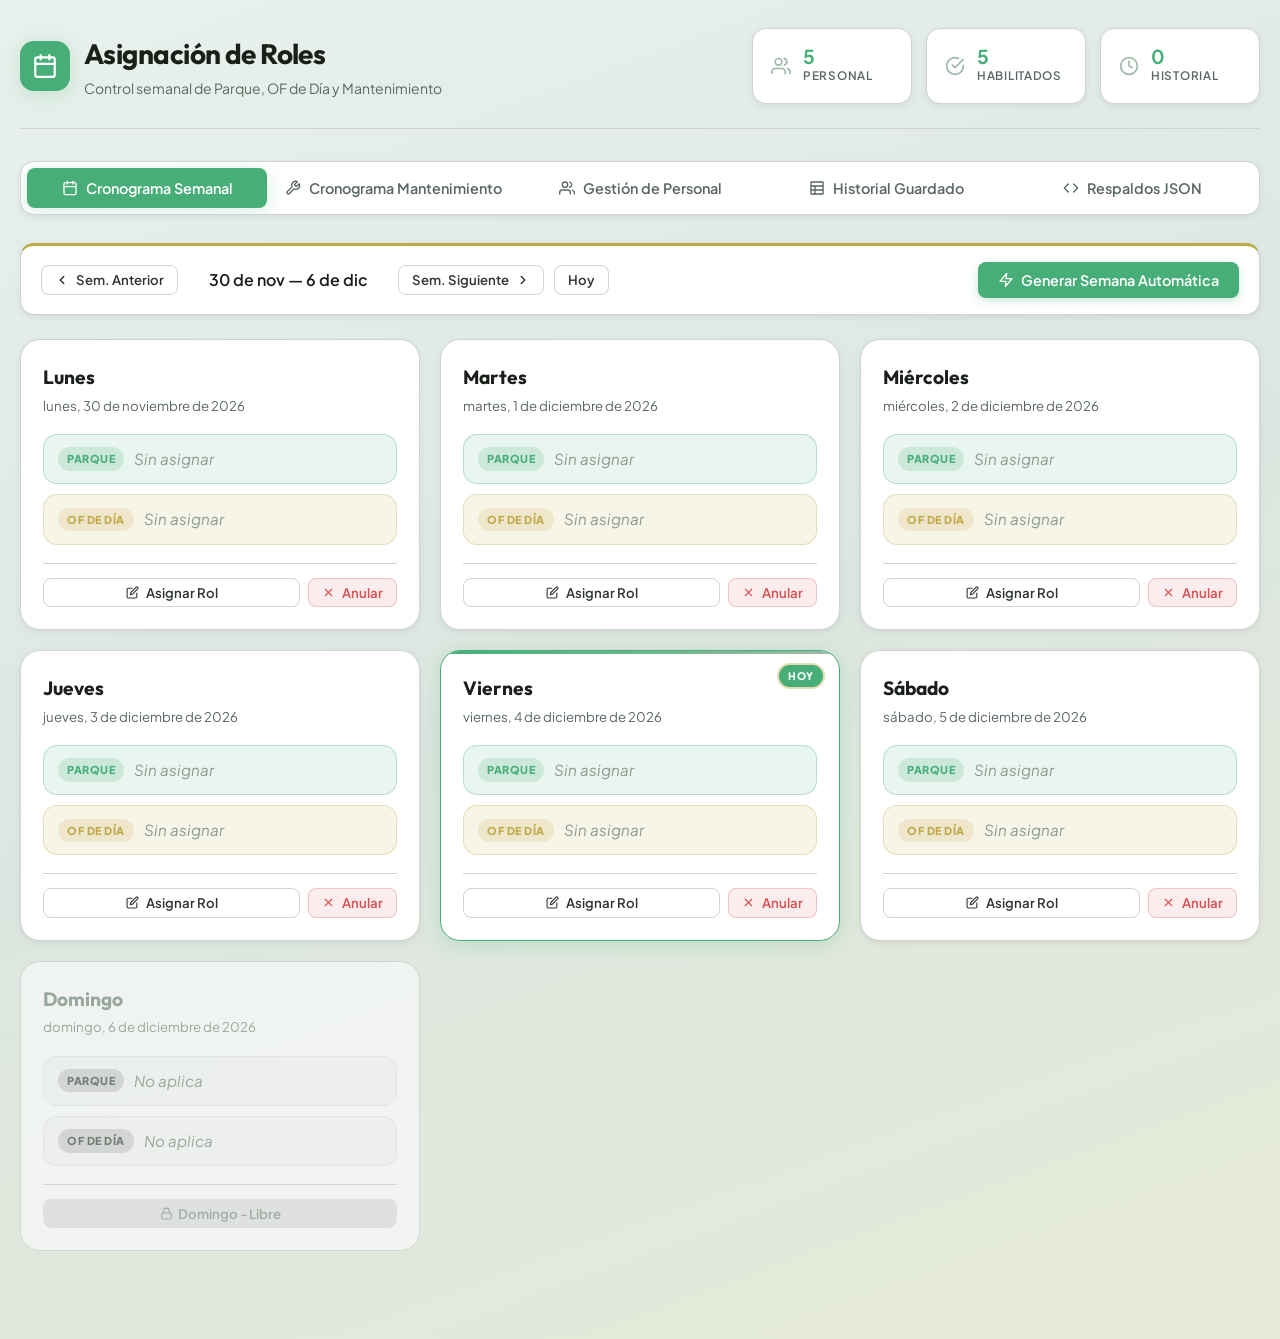
<file: index.html>
<!DOCTYPE html>
<html lang="es">

<head>
  <meta charset="UTF-8">
  <meta name="viewport" content="width=device-width, initial-scale=1.0">
  <title>Sistema de Asignación de Roles Diarios | Parque &amp; OF de Día</title>
  <meta name="description"
    content="Sistema interactivo para la asignación y gestión de roles diarios (Parque, OF y Mantenimiento) con restricciones de aptitud, historial y respaldos JSON.">
  <link rel="stylesheet" href="css/styles.css">
  <link rel="icon" type="image/x-icon" href="Captura de pantalla 2026-08-09 124919.png">
</head>

<body>

  <div class="app-container">

    <!-- Encabezado Principal -->
    <header class="header">
      <div class="brand">
        <div class="brand-icon">
          <svg width="26" height="26" viewBox="0 0 24 24" fill="none" stroke="white" stroke-width="2"
            stroke-linecap="round" stroke-linejoin="round">
            <rect x="3" y="4" width="18" height="18" rx="2" ry="2" />
            <line x1="16" y1="2" x2="16" y2="6" />
            <line x1="8" y1="2" x2="8" y2="6" />
            <line x1="3" y1="10" x2="21" y2="10" />
          </svg>
        </div>
        <div>
          <h1 class="brand-title">Asignación de Roles</h1>
          <p class="brand-subtitle">Control semanal de Parque, OF de Día y Mantenimiento</p>
        </div>
      </div>

      <div class="header-stats">
        <div class="stat-pill">
          <span class="stat-icon">
            <svg width="20" height="20" viewBox="0 0 24 24" fill="none" stroke="currentColor" stroke-width="2"
              stroke-linecap="round" stroke-linejoin="round">
              <path d="M17 21v-2a4 4 0 0 0-4-4H5a4 4 0 0 0-4 4v2" />
              <circle cx="9" cy="7" r="4" />
              <path d="M23 21v-2a4 4 0 0 0-3-3.87" />
              <path d="M16 3.13a4 4 0 0 1 0 7.75" />
            </svg>
          </span>
          <div>
            <div class="stat-value" id="stat-total-people">0</div>
            <div class="stat-label">Personal</div>
          </div>
        </div>

        <div class="stat-pill">
          <span class="stat-icon">
            <svg width="20" height="20" viewBox="0 0 24 24" fill="none" stroke="currentColor" stroke-width="2"
              stroke-linecap="round" stroke-linejoin="round">
              <path d="M22 11.08V12a10 10 0 1 1-5.93-9.14" />
              <polyline points="22 4 12 14.01 9 11.01" />
            </svg>
          </span>
          <div>
            <div class="stat-value" id="stat-eligible-people">0</div>
            <div class="stat-label">Habilitados</div>
          </div>
        </div>

        <div class="stat-pill">
          <span class="stat-icon">
            <svg width="20" height="20" viewBox="0 0 24 24" fill="none" stroke="currentColor" stroke-width="2"
              stroke-linecap="round" stroke-linejoin="round">
              <circle cx="12" cy="12" r="10" />
              <polyline points="12 6 12 12 16 14" />
            </svg>
          </span>
          <div>
            <div class="stat-value" id="stat-total-history">0</div>
            <div class="stat-label">Historial</div>
          </div>
        </div>
      </div>
    </header>

    <!-- Navegación por Pestañas -->
    <nav class="tabs-nav" role="tablist">
      <button class="tab-btn active" data-tab="tab-schedule">
        <svg class="tabsvg" width="16" height="16" viewBox="0 0 24 24" fill="none" stroke="currentColor"
          stroke-width="2" stroke-linecap="round" stroke-linejoin="round">
          <rect x="3" y="4" width="18" height="18" rx="2" />
          <line x1="16" y1="2" x2="16" y2="6" />
          <line x1="8" y1="2" x2="8" y2="6" />
          <line x1="3" y1="10" x2="21" y2="10" />
        </svg>
        <p class="svgtab">Cronograma Semanal</p>
      </button>

      <!-- Pestaña Mantenimiento -->
      <button class="tab-btn" data-tab="tab-maint-schedule">
        <svg width="16" height="16" viewBox="0 0 24 24" fill="none" stroke="currentColor" stroke-width="2"
          stroke-linecap="round" stroke-linejoin="round">
          <path
            d="M14.7 6.3a1 1 0 0 0 0 1.4l1.6 1.6a1 1 0 0 0 1.4 0l3.77-3.77a6 6 0 0 1-7.94 7.94l-6.91 6.91a2.12 2.12 0 0 1-3-3l6.91-6.91a6 6 0 0 1 7.94-7.94l-3.76 3.76z" />
        </svg>
        <p class="svgtab">Cronograma Mantenimiento</p>
      </button>

      <button class="tab-btn" data-tab="tab-personnel">
        <svg width="16" height="16" viewBox="0 0 24 24" fill="none" stroke="currentColor" stroke-width="2"
          stroke-linecap="round" stroke-linejoin="round">
          <path d="M17 21v-2a4 4 0 0 0-4-4H5a4 4 0 0 0-4 4v2" />
          <circle cx="9" cy="7" r="4" />
          <path d="M23 21v-2a4 4 0 0 0-3-3.87" />
          <path d="M16 3.13a4 4 0 0 1 0 7.75" />
        </svg>
        <p class="svgtab">Gestión de Personal</p>
      </button>

      <button class="tab-btn" data-tab="tab-history">
        <svg width="16" height="16" viewBox="0 0 24 24" fill="none" stroke="currentColor" stroke-width="2"
          stroke-linecap="round" stroke-linejoin="round">
          <path d="M3 3h18v18H3z" rx="2" />
          <line x1="3" y1="9" x2="21" y2="9" />
          <line x1="3" y1="15" x2="21" y2="15" />
          <line x1="9" y1="9" x2="9" y2="21" />
        </svg>
        <p class="svgtab">Historial Guardado</p>
      </button>

      <button class="tab-btn" data-tab="tab-json">
        <svg width="16" height="16" viewBox="0 0 24 24" fill="none" stroke="currentColor" stroke-width="2"
          stroke-linecap="round" stroke-linejoin="round">
          <polyline points="16 18 22 12 16 6" />
          <polyline points="8 6 2 12 8 18" />
        </svg>
        <p class="svgtab">Respaldos JSON</p>
      </button>
    </nav>

    <!-- VISTA 1: CRONOGRAMA SEMANAL GENERAL -->
    <section id="tab-schedule" class="tab-content active">
      <div class="control-bar">
        <div class="week-selector">
          <button id="btn-prev-week" class="btn btn-secondary btn-sm">
            <svg width="14" height="14" viewBox="0 0 24 24" fill="none" stroke="currentColor" stroke-width="2.5"
              stroke-linecap="round" stroke-linejoin="round">
              <polyline points="15 18 9 12 15 6" />
            </svg>
            <p class="textoResponsive">Sem. Anterior</p>
          </button>
          <span id="week-display-range" class="week-display">Semana Actual</span>
          <button id="btn-next-week" class="btn btn-secondary btn-sm">
            <p class="textoResponsive">Sem. Siguiente</p>
            <svg width="14" height="14" viewBox="0 0 24 24" fill="none" stroke="currentColor" stroke-width="2.5"
              stroke-linecap="round" stroke-linejoin="round">
              <polyline points="9 18 15 12 9 6" />
            </svg>
          </button>
          <button id="btn-current-week" class="btn btn-secondary btn-sm">Hoy</button>
        </div>

        <div style="display: flex; gap: 10px; flex-wrap: wrap;">
          <button id="btn-auto-generate" class="btn btn-primary">
            <svg width="16" height="16" viewBox="0 0 24 24" fill="none" stroke="currentColor" stroke-width="2"
              stroke-linecap="round" stroke-linejoin="round">
              <polygon points="13 2 3 14 12 14 11 22 21 10 12 10 13 2" />
            </svg>
            Generar Semana Automática
          </button>
        </div>
      </div>

      <div id="schedule-grid" class="schedule-grid"></div>
    </section>

    <!-- VISTA 1.5: CRONOGRAMA DE MANTENIMIENTO -->
    <section id="tab-maint-schedule" class="tab-content">
      <div class="control-bar">
        <div class="week-selector">
          <button id="btn-maint-prev-week" class="btn btn-secondary btn-sm">
            <svg width="14" height="14" viewBox="0 0 24 24" fill="none" stroke="currentColor" stroke-width="2.5"
              stroke-linecap="round" stroke-linejoin="round">
              <polyline points="15 18 9 12 15 6" />
            </svg>
            <p class="textoResponsive">Sem. Anterior</p>
          </button>
          <span id="maint-week-display-range" class="week-display">Semana Actual</span>
          <button id="btn-maint-next-week" class="btn btn-secondary btn-sm">
            <p class="textoResponsive">Sem. Siguiente</p>
            <svg width="14" height="14" viewBox="0 0 24 24" fill="none" stroke="currentColor" stroke-width="2.5"
              stroke-linecap="round" stroke-linejoin="round">
              <polyline points="9 18 15 12 9 6" />
            </svg>
          </button>
          <button id="btn-maint-current-week" class="btn btn-secondary btn-sm">Hoy</button>
        </div>

        <div style="display: flex; gap: 10px; flex-wrap: wrap;">
          <button id="btn-maint-auto-generate" class="btn btn-primary">
            <svg width="16" height="16" viewBox="0 0 24 24" fill="none" stroke="currentColor" stroke-width="2"
              stroke-linecap="round" stroke-linejoin="round">
              <polygon points="13 2 3 14 12 14 11 22 21 10 12 10 13 2" />
            </svg>
            Generar Mantenimiento Automático
          </button>
        </div>
      </div>

      <div id="maint-schedule-grid" class="schedule-grid"></div>
    </section>

    <!-- VISTA 2: GESTIÓN DE PERSONAL -->
    <section id="tab-personnel" class="tab-content">
      <div class="section-header">
        <h2 class="section-title">
          <svg width="20" height="20" viewBox="0 0 24 24" fill="none" stroke="currentColor" stroke-width="2"
            stroke-linecap="round" stroke-linejoin="round">
            <path d="M17 21v-2a4 4 0 0 0-4-4H5a4 4 0 0 0-4 4v2" />
            <circle cx="9" cy="7" r="4" />
            <path d="M23 21v-2a4 4 0 0 0-3-3.87" />
            <path d="M16 3.13a4 4 0 0 1 0 7.75" />
          </svg>
          Registro de Personal Involucrado
        </h2>
        <button id="btn-open-add-person" class="btn btn-primary">
          <svg width="16" height="16" viewBox="0 0 24 24" fill="none" stroke="currentColor" stroke-width="2.5"
            stroke-linecap="round" stroke-linejoin="round">
            <line x1="12" y1="5" x2="12" y2="19" />
            <line x1="5" y1="12" x2="19" y2="12" />
          </svg>
          Agregar Persona
        </button>
      </div>

      <div id="personnel-grid" class="personnel-grid"></div>
    </section>

    <!-- VISTA 3: HISTORIAL DE ROLES -->
    <section id="tab-history" class="tab-content">
      <div class="section-header">
        <h2 class="section-title">
          <svg width="20" height="20" viewBox="0 0 24 24" fill="none" stroke="currentColor" stroke-width="2"
            stroke-linecap="round" stroke-linejoin="round">
            <path d="M14 2H6a2 2 0 0 0-2 2v16a2 2 0 0 0 2 2h12a2 2 0 0 0 2-2V8z" />
            <polyline points="14 2 14 8 20 8" />
            <line x1="16" y1="13" x2="8" y2="13" />
            <line x1="16" y1="17" x2="8" y2="17" />
            <polyline points="10 9 9 9 8 9" />
          </svg>
          Historial Completo de Roles Cumplidos
        </h2>
        <div style="max-width: 300px; width: 100%; position: relative;">
          <svg style="position:absolute; left:12px; top:50%; transform:translateY(-50%); pointer-events:none;"
            width="16" height="16" viewBox="0 0 24 24" fill="none" stroke="#9BBAA8" stroke-width="2"
            stroke-linecap="round" stroke-linejoin="round">
            <circle cx="11" cy="11" r="8" />
            <line x1="21" y1="21" x2="16.65" y2="16.65" />
          </svg>
          <input type="text" id="history-search" class="form-control search-input"
            placeholder="Buscar por nombre o fecha...">
        </div>
      </div>

      <div class="table-responsive">
        <table class="custom-table">
          <thead>
            <tr>
              <th>Fecha / Día</th>
              <th>Rol: Parque</th>
              <th>Rol: OF de Día</th>
              <th>Fecha de Registro</th>
              <th style="text-align: right;">Acciones</th>
            </tr>
          </thead>
          <tbody id="history-table-body"></tbody>
        </table>
      </div>
    </section>

    <!-- VISTA 4: RESPALDOS JSON -->
    <section id="tab-json" class="tab-content">
      <div class="section-header">
        <h2 class="section-title">
          <svg width="20" height="20" viewBox="0 0 24 24" fill="none" stroke="currentColor" stroke-width="2"
            stroke-linecap="round" stroke-linejoin="round">
            <ellipse cx="12" cy="5" rx="9" ry="3" />
            <path d="M21 12c0 1.66-4 3-9 3s-9-1.34-9-3" />
            <path d="M3 5v14c0 1.66 4 3 9 3s9-1.34 9-3V5" />
          </svg>
          Gestión de Base de Datos y Archivos JSON
        </h2>
      </div>

      <div style="display: grid; grid-template-columns: repeat(auto-fit, minmax(320px, 1fr)); gap: 20px;">
        <div class="json-card">
          <div class="json-card-icon-wrap">
            <svg width="22" height="22" viewBox="0 0 24 24" fill="none" stroke="currentColor" stroke-width="2"
              stroke-linecap="round" stroke-linejoin="round">
              <path d="M21 15v4a2 2 0 0 1-2 2H5a2 2 0 0 1-2-2v-4" />
              <polyline points="7 10 12 15 17 10" />
              <line x1="12" y1="15" x2="12" y2="3" />
            </svg>
          </div>
          <h3 style="margin-bottom: 12px; font-size: 1.1rem;">Exportar Datos</h3>
          <p style="color: var(--text-muted); font-size: 0.875rem; margin-bottom: 20px;">
            Descarga una copia completa de las personas, roles asignados e historial en un archivo estructurado
            <code>.json</code>.
          </p>
          <button id="btn-export-json" class="btn btn-success">
            <svg width="16" height="16" viewBox="0 0 24 24" fill="none" stroke="currentColor" stroke-width="2"
              stroke-linecap="round" stroke-linejoin="round">
              <path d="M21 15v4a2 2 0 0 1-2 2H5a2 2 0 0 1-2-2v-4" />
              <polyline points="7 10 12 15 17 10" />
              <line x1="12" y1="15" x2="12" y2="3" />
            </svg>
            Descargar Backup (.json)
          </button>
        </div>

        <div class="json-card">
          <div class="json-card-icon-wrap">
            <svg width="22" height="22" viewBox="0 0 24 24" fill="none" stroke="currentColor" stroke-width="2"
              stroke-linecap="round" stroke-linejoin="round">
              <path d="M21 15v4a2 2 0 0 1-2 2H5a2 2 0 0 1-2-2v-4" />
              <polyline points="17 8 12 3 7 8" />
              <line x1="12" y1="3" x2="12" y2="15" />
            </svg>
          </div>
          <h3 style="margin-bottom: 12px; font-size: 1.1rem;">Importar Datos</h3>
          <p style="color: var(--text-muted); font-size: 0.875rem; margin-bottom: 16px;">
            Carga un archivo de respaldo JSON previo para restaurar o actualizar el sistema.
          </p>
          <input type="file" id="json-file-input" accept=".json" class="form-control" style="margin-bottom: 14px;">
          <button id="btn-import-json" class="btn btn-primary">
            <svg width="16" height="16" viewBox="0 0 24 24" fill="none" stroke="currentColor" stroke-width="2"
              stroke-linecap="round" stroke-linejoin="round">
              <polyline points="1 4 1 10 7 10" />
              <path d="M3.51 15a9 9 0 1 0 .49-3.25" />
            </svg>
            Importar Archivo
          </button>
        </div>
      </div>
    </section>

  </div>

  <!-- MODAL: ASIGNAR / EDITAR ROL DIARIO GENERAL -->
  <div id="assign-modal" class="modal-backdrop">
    <div class="modal">
      <div class="modal-header">
        <h3 class="modal-title" id="assign-modal-title">Asignar Roles Diarios</h3>
        <button class="modal-close" data-close-modal="assign-modal">&times;</button>
      </div>
      <div class="modal-body">
        <form id="assign-form">
          <input type="hidden" id="assign-date-input">
          <input type="hidden" id="assign-dayname-input">

          <div class="info-banner">
            <strong id="assign-date-display" style="color: var(--text-main);">Fecha</strong>
            <p style="font-size: 0.8rem; color: var(--text-muted); margin-top: 4px;">
              Recuerda: Cada rol requiere una persona diferente y habilitada o una opción nula.
            </p>
          </div>

          <div class="form-group">
            <label class="form-label" for="select-parque">
              <svg width="14" height="14" viewBox="0 0 24 24" fill="none" stroke="currentColor" stroke-width="2"
                stroke-linecap="round" stroke-linejoin="round" style="vertical-align:middle; margin-right:4px;">
                <path d="M3 9l9-7 9 7v11a2 2 0 0 1-2 2H5a2 2 0 0 1-2-2z" />
                <polyline points="9 22 9 12 15 12 15 22" />
              </svg>
              Rol: Parque
            </label>
            <select id="select-parque" class="form-select"></select>
          </div>

          <div class="form-group">
            <label class="form-label" for="select-of">
              <svg width="14" height="14" viewBox="0 0 24 24" fill="none" stroke="currentColor" stroke-width="2"
                stroke-linecap="round" stroke-linejoin="round" style="vertical-align:middle; margin-right:4px;">
                <rect x="2" y="7" width="20" height="14" rx="2" ry="2" />
                <path d="M16 21V5a2 2 0 0 0-2-2h-4a2 2 0 0 0-2 2v16" />
              </svg>
              Rol: OF de Día
            </label>
            <select id="select-of" class="form-select"></select>
          </div>

          <div class="modal-footer">

            <button type="submit" class="btn btn-success">
              <svg width="15" height="15" viewBox="0 0 24 24" fill="none" stroke="currentColor" stroke-width="2"
                stroke-linecap="round" stroke-linejoin="round">
                <path d="M19 21H5a2 2 0 0 1-2-2V5a2 2 0 0 1 2-2h11l5 5v11a2 2 0 0 1-2 2z" />
                <polyline points="17 21 17 13 7 13 7 21" />
                <polyline points="7 3 7 8 15 8" />
              </svg>
              Guardar Día
            </button>
            <button type="button" id="btn-save-to-history" class="btn btn-success">
              <svg width="15" height="15" viewBox="0 0 24 24" fill="none" stroke="currentColor" stroke-width="2"
                stroke-linecap="round" stroke-linejoin="round">
                <path d="M14 2H6a2 2 0 0 0-2 2v16a2 2 0 0 0 2 2h12a2 2 0 0 0 2-2V8z" />
                <polyline points="14 2 14 8 20 8" />
              </svg>
              Guardar Historial
            </button>
          </div>
        </form>
      </div>
    </div>
  </div>

  <!-- MODAL: ASIGNAR ROLES DE MANTENIMIENTO DIARIO -->
  <div id="maint-assign-modal" class="modal-backdrop">
    <div class="modal" style="max-width: 650px;">
      <div class="modal-header">
        <h3 class="modal-title" id="maint-assign-title">Asignación Manual / Fija de Mantenimiento</h3>
        <button class="modal-close" data-close-modal="maint-assign-modal">&times;</button>
      </div>
      <div class="modal-body">
        <form id="maint-assign-form">
          <input type="hidden" id="maint-assign-date-input">
          <input type="hidden" id="maint-assign-dayname-input">

          <div class="info-banner">
            <strong id="maint-assign-date-display" style="color: var(--text-main);">Fecha</strong>
            <p style="font-size: 0.8rem; color: var(--text-muted); margin-top: 4px;">
              Define personal fijo si lo requieres. Los puestos con personal fijado se bloquearán y el resto se
              completará de forma aleatoria con personal disponible.
            </p>
          </div>

          <div id="maint-roles-form-container"
            style="display: grid; grid-template-columns: repeat(auto-fit, minmax(240px, 1fr)); gap: 14px; max-height: 55vh; overflow-y: auto; padding-right: 6px;">
            <!-- Contenido generado dinámicamente desde app.js -->
          </div>

          <div class="modal-footer" style="margin-top: 20px;">
            <button type="button" class="btn btn-secondary" data-close-modal="maint-assign-modal">Cancelar</button>
            <button type="submit" class="btn btn-primary" id="maint-assign-submit-btn">
              <svg width="15" height="15" viewBox="0 0 24 24" fill="none" stroke="currentColor" stroke-width="2"
                stroke-linecap="round" stroke-linejoin="round">
                <path d="M19 21H5a2 2 0 0 1-2-2V5a2 2 0 0 1 2-2h11l5 5v11a2 2 0 0 1-2 2z" />
                <polyline points="17 21 17 13 7 13 7 21" />
                <polyline points="7 3 7 8 15 8" />
              </svg>
              Guardar Mantenimiento
            </button>
          </div>
        </form>
      </div>
    </div>
  </div>

  <!-- MODAL: AGREGAR / EDITAR PERSONA -->
  <div id="person-modal" class="modal-backdrop">
    <div class="modal">
      <div class="modal-header">
        <h3 class="modal-title" id="person-modal-title">Agregar Nueva Persona</h3>
        <button class="modal-close" data-close-modal="person-modal">&times;</button>
      </div>
      <div class="modal-body">
        <form id="person-form">
          <input type="hidden" id="person-id-input">

          <div class="form-group">
            <label class="form-label" for="person-name-input">Nombre y Apellido</label>
            <input type="text" id="person-name-input" class="form-control" placeholder="Ej. Juan Pérez" required>
          </div>

          <div class="form-group">
            <label class="form-label" for="person-cargo-input">Cargo / Rango / Descripción</label>
            <input type="text" id="person-cargo-input" class="form-control" placeholder="Ej. Técnico Operativo">
          </div>

          <div class="form-group">
            <label class="form-label">Condición / Aptitud de Rol</label>
            <div class="radio-group">
              <label class="radio-card">
                <input type="radio" name="person-can-assign" value="true" checked>
                <span class="radio-label eligible-label">
                  <svg width="14" height="14" viewBox="0 0 24 24" fill="none" stroke="currentColor" stroke-width="2.5"
                    stroke-linecap="round" stroke-linejoin="round">
                    <polyline points="20 6 9 17 4 12" />
                  </svg>
                  PUEDE asumir roles
                </span>
              </label>
              <label class="radio-card">
                <input type="radio" name="person-can-assign" value="false">
                <span class="radio-label restricted-label">
                  <svg width="14" height="14" viewBox="0 0 24 24" fill="none" stroke="currentColor" stroke-width="2.5"
                    stroke-linecap="round" stroke-linejoin="round">
                    <circle cx="12" cy="12" r="10" />
                    <line x1="4.93" y1="4.93" x2="19.07" y2="19.07" />
                  </svg>
                  NO puede asumir roles
                </span>
              </label>
            </div>
            <p style="font-size: 0.775rem; color: var(--text-muted); margin-top: 6px;">
              * Si se marca como "NO puede", el sistema lo excluye del cronograma regular (Parque y OF) pero sigue
              disponible para Mantenimiento.
            </p>
          </div>

          <div class="modal-footer">
            <button type="button" class="btn btn-secondary" data-close-modal="person-modal">Cancelar</button>
            <button type="submit" class="btn btn-primary">
              <svg width="15" height="15" viewBox="0 0 24 24" fill="none" stroke="currentColor" stroke-width="2"
                stroke-linecap="round" stroke-linejoin="round">
                <path d="M19 21H5a2 2 0 0 1-2-2V5a2 2 0 0 1 2-2h11l5 5v11a2 2 0 0 1-2 2z" />
                <polyline points="17 21 17 13 7 13 7 21" />
                <polyline points="7 3 7 8 15 8" />
              </svg>
              Guardar Persona
            </button>
          </div>
        </form>
      </div>
    </div>
  </div>

  <!-- MODAL: SELECCIÓN DE RANGO DE FECHAS PARA GENERACIÓN GENERAL -->
  <div id="daterange-modal" class="modal-backdrop">
    <div class="modal">
      <div class="modal-header">
        <h3 class="modal-title" style="display:flex; align-items:center; gap:8px;">
          <svg width="18" height="18" viewBox="0 0 24 24" fill="none" stroke="currentColor" stroke-width="2"
            stroke-linecap="round" stroke-linejoin="round">
            <polygon points="13 2 3 14 12 14 11 22 21 10 12 10 13 2" />
          </svg>
          Generar Cronograma Automático
        </h3>
        <button class="modal-close" data-close-modal="daterange-modal">&times;</button>
      </div>
      <div class="modal-body">
        <div class="info-banner" style="margin-bottom: 20px;">
          <p style="font-size: 0.875rem; color: var(--text-muted); line-height: 1.6;">
            Selecciona el período para el cual deseas generar las asignaciones automáticas de roles.
          </p>
        </div>

        <form id="daterange-form">
          <div class="grupRes" style="display: grid; grid-template-columns: 1fr; gap: 16px;">
            <div class="form-group" style="margin-bottom: 0;">
              <label class="form-label" for="daterange-start">Fecha de Inicio</label>
              <input type="date" id="daterange-start" class="form-control" required>
            </div>
            <div class="form-group" style="margin-bottom: 0;">
              <label class="form-label" for="daterange-end">Fecha de Fin</label>
              <input type="date" id="daterange-end" class="form-control" required>
            </div>
          </div>

          <div id="daterange-info"
            style="margin-top: 16px; padding: 12px; background: rgba(72,174,120,0.08); border: 1px solid rgba(72,174,120,0.25); border-radius: var(--radius-sm); display: none;">
            <span id="daterange-info-text" style="font-size: 0.85rem; color: var(--primary);"></span>
          </div>

          <div class="modal-footer" style="padding: 0; margin-top: 24px; border-top: none;">
            <button type="button" class="btn btn-secondary" data-close-modal="daterange-modal">Cancelar</button>
            <button type="submit" class="btn btn-primary">Generar Cronograma</button>
          </div>
        </form>
      </div>
    </div>
  </div>

  <!-- Toast Notification Container -->
  <div id="toast-container" class="toast-container"></div>

  <!-- Scripts JavaScript (Vanilla JS) -->
  <script src="js/store.js"></script>
  <script src="js/scheduler.js"></script>
  <script src="js/app.js"></script>
</body>

</html>
</file>
<file: css/styles.css>
/* ==========================================================================
   Sistema de Asignación de Roles Diarios - Design System & CSS
   Paleta: #48AE78 (verde principal) · #D1D2D1 (gris claro) · #9BBAA8 (verde gris)
           #BFA847 (dorado acento) · Blanco · Negro
   ========================================================================== */

@import url('https://fonts.googleapis.com/css2?family=Outfit:wght@300;400;500;600;700&family=Plus+Jakarta+Sans:wght@400;500;600;700&display=swap');

:root {
  /* ── Paleta principal ── */
  --green-main: #48AE78;
  --green-light: #9BBAA8;
  --gray-light: #D1D2D1;
  --gold-accent: #BFA847;

  /* ── Fondos ── */
  --bg-body: #f0f2f0;
  --bg-card: #ffffff;
  --bg-card-hover: #f8faf8;
  --bg-surface: rgba(72, 174, 120, 0.06);
  --bg-surface-2: rgba(155, 186, 168, 0.12);

  /* ── Primario / acción ── */
  --primary: #48AE78;
  --primary-dark: #389a66;
  --primary-light: rgba(72, 174, 120, 0.14);

  /* ── Acento dorado (detalles) ── */
  --accent: #BFA847;
  --accent-light: rgba(191, 168, 71, 0.15);
  --accent-dark: #a08d38;

  /* ── Roles ── */
  --parque-color: #48AE78;
  --parque-bg: rgba(72, 174, 120, 0.12);
  --parque-border: rgba(72, 174, 120, 0.30);

  --of-color: #BFA847;
  --of-bg: rgba(191, 168, 71, 0.12);
  --of-border: rgba(191, 168, 71, 0.30);

  /* ── Estado ── */
  --success: #48AE78;
  --success-bg: rgba(72, 174, 120, 0.10);
  --danger: #d94f4f;
  --danger-bg: rgba(217, 79, 79, 0.10);
  --danger-border: rgba(217, 79, 79, 0.28);

  /* ── Texto ── */
  --text-main: #1a1f1a;
  --text-body: #2e3530;
  --text-muted: #5a6860;
  --text-dim: #8a9a90;
  --text-on-green: #ffffff;
  --text-on-gold: #1a1a0d;

  /* ── Bordes ── */
  --border-light: #D1D2D1;
  --border-green: rgba(72, 174, 120, 0.30);
  --border-accent: rgba(191, 168, 71, 0.35);

  /* ── Sombras ── */
  --shadow-sm: 0 2px 6px rgba(0, 0, 0, 0.07);
  --shadow-md: 0 4px 14px rgba(0, 0, 0, 0.09);
  --shadow-lg: 0 8px 28px rgba(0, 0, 0, 0.12);
  --shadow-green: 0 4px 20px rgba(72, 174, 120, 0.22);
  --shadow-accent: 0 4px 16px rgba(191, 168, 71, 0.25);

  /* ── Radios ── */
  --radius-sm: 8px;
  --radius-md: 14px;
  --radius-lg: 20px;
  --radius-full: 9999px;

  /* ── Transición ── */
  --transition: all 0.22s cubic-bezier(0.4, 0, 0.2, 1);
}

/* ══════════════════════════════════════════════
   Reset & Base
   ══════════════════════════════════════════════ */
*,
*::before,
*::after {
  box-sizing: border-box;
  margin: 0;
  padding: 0;
}

body {
  font-family: 'Plus Jakarta Sans', -apple-system, BlinkMacSystemFont, sans-serif;
  background: var(--bg-body);
  background: linear-gradient(160deg, #e8f1ec 0%, #dce6e0 50%, #e6ead7 100%);
  color: var(--text-body);
  min-height: 100vh;
  line-height: 1.6;
  padding-bottom: 60px;
}

/* ══════════════════════════════════════════════
   Layout
   ══════════════════════════════════════════════ */
.app-container {
  max-width: 1280px;
  margin: 0 auto;
  padding: 28px 20px;
}

/* ══════════════════════════════════════════════
   Header
   ══════════════════════════════════════════════ */
.header {
  display: flex;
  justify-content: space-between;
  align-items: center;
  flex-wrap: wrap;
  gap: 20px;
  margin-bottom: 32px;
  padding-bottom: 24px;
  border-bottom: 1px solid var(--border-light);
}

.brand {
  display: flex;
  align-items: center;
  gap: 14px;
}

.brand-icon {
  width: 50px;
  height: 50px;
  border-radius: var(--radius-md);
  background: var(--green-main);
  display: flex;
  align-items: center;
  justify-content: center;
  box-shadow: var(--shadow-green);
  flex-shrink: 0;
}

.brand-title {
  font-family: 'Outfit', sans-serif;
  font-size: 1.75rem;
  font-weight: 700;
  color: var(--text-main);
  letter-spacing: -0.02em;
}

.brand-subtitle {
  font-size: 0.875rem;
  color: var(--text-muted);
  font-weight: 400;
}

/* ── Header Stats ── */
.header-stats {
  display: flex;
  gap: 14px;
}

.stat-pill {
  background: var(--bg-card);
  border: 1px solid var(--border-light);
  height: 76px;
  min-width: 160px;
  padding: 12px 18px;
  border-radius: var(--radius-md);
  display: flex;
  align-items: center;
  gap: 12px;
  box-shadow: var(--shadow-sm);
  transition: var(--transition);
}

.stat-pill:hover {
  border-color: var(--border-green);
  box-shadow: var(--shadow-md);
  transform: translateY(-2px);
}

.stat-icon {
  color: var(--green-light);
  flex-shrink: 0;
  display: flex;
}

.stat-value {
  font-weight: 700;
  font-size: 1.2rem;
  color: var(--green-main);
  line-height: 1.1;
}

.stat-label {
  font-size: 0.73rem;
  color: var(--text-muted);
  text-transform: uppercase;
  letter-spacing: 0.06em;
  font-weight: 600;
}

/* ══════════════════════════════════════════════
   Navigation Tabs
   ══════════════════════════════════════════════ */
.tabs-nav {
  display: flex;
  gap: 6px;
  margin-bottom: 28px;
  background: var(--bg-card);
  padding: 6px;
  border-radius: var(--radius-md);
  border: 1px solid var(--border-light);
  box-shadow: var(--shadow-sm);
  overflow-x: auto;
}

.tab-btn {
  flex: 1;
  min-width: 150px;
  display: flex;
  align-items: center;
  justify-content: center;
  gap: 8px;
  padding: 11px 16px;
  border: none;
  background: transparent;
  color: var(--text-muted);
  font-family: inherit;
  font-weight: 600;
  font-size: 0.9rem;
  border-radius: var(--radius-sm);
  cursor: pointer;
  transition: var(--transition);
  white-space: nowrap;
}

.tab-btn svg {
  transition: var(--transition);
  flex-shrink: 0;
}

.tab-btn:hover {
  color: var(--text-main);
  background: var(--bg-surface-2);
}

.tab-btn.active {
  background: var(--green-main);
  color: var(--text-on-green);
  box-shadow: var(--shadow-green);
}

.tab-btn.active svg {
  stroke: white;
}

/* ══════════════════════════════════════════════
   Tab Content
   ══════════════════════════════════════════════ */
.tab-content {
  display: none;
  animation: fadeIn 0.28s ease-in-out;
}

.tab-content.active {
  display: block;
}

@keyframes fadeIn {
  from {
    opacity: 0;
    transform: translateY(10px);
  }

  to {
    opacity: 1;
    transform: translateY(0);
  }
}

/* ══════════════════════════════════════════════
   Section Header
   ══════════════════════════════════════════════ */
.section-header {
  display: flex;
  justify-content: space-between;
  align-items: center;
  margin-bottom: 24px;
  flex-wrap: wrap;
  gap: 16px;
}

.section-title {
  font-family: 'Outfit', sans-serif;
  font-size: 1.35rem;
  font-weight: 600;
  color: var(--text-main);
  display: flex;
  align-items: center;
  gap: 10px;
}

.section-title svg {
  stroke: var(--green-main);
}

/* ══════════════════════════════════════════════
   Buttons
   ══════════════════════════════════════════════ */
.btn {
  display: inline-flex;
  align-items: center;
  justify-content: center;
  gap: 7px;
  padding: 10px 20px;
  border-radius: var(--radius-sm);
  font-family: inherit;
  font-weight: 600;
  font-size: 0.9rem;
  cursor: pointer;
  transition: var(--transition);
  border: none;
  text-decoration: none;
  line-height: 1;
}

.btn-primary {
  background: var(--green-main);
  color: var(--text-on-green);
  box-shadow: 0 3px 10px rgba(72, 174, 120, 0.28);

}

.btn-primary:hover {
  background: var(--primary-dark);
  transform: translateY(-2px);
  box-shadow: var(--shadow-green);
}

.btn-secondary {
  background: var(--bg-card);
  border: 1px solid var(--border-light);
  color: var(--text-body);

}

.btn-secondary:hover {
  background: var(--bg-surface-2);
  border-color: var(--border-green);
  color: var(--text-main);
}

.btn-success {
  background: var(--green-main);
  color: var(--text-on-green);
  box-shadow: 0 3px 10px rgba(72, 174, 120, 0.25);
  height: 50px;
  width: 170px;
}

.btn-success:hover {
  background: var(--primary-dark);
  transform: translateY(-2px);
}

.btn-danger {
  background: var(--danger-bg);
  border: 1px solid var(--danger-border);
  color: var(--danger);
}

.btn-danger:hover {
  background: var(--danger);
  border-color: var(--danger);
  color: white;
}

.btn-sm {
  padding: 7px 13px;
  font-size: 0.825rem;
}

/* ══════════════════════════════════════════════
   Control Bar
   ══════════════════════════════════════════════ */
.control-bar {
  background: var(--bg-card);
  border: 1px solid var(--border-light);
  padding: 16px 20px;
  border-radius: var(--radius-md);
  margin-bottom: 24px;
  display: flex;
  justify-content: space-between;
  align-items: center;
  flex-wrap: wrap;
  gap: 16px;
  box-shadow: var(--shadow-sm);
}

.week-selector {
  display: flex;
  align-items: center;
  gap: 10px;
}

.week-display {
  font-weight: 600;
  font-size: 1rem;
  color: var(--text-main);
  padding: 0 10px;
  min-width: 200px;
  text-align: center;
}

/* ══════════════════════════════════════════════
   Schedule Grid – Day Cards
   ══════════════════════════════════════════════ */
.schedule-grid {
  display: grid;
  grid-template-columns: repeat(auto-fit, minmax(310px, 1fr));
  gap: 20px;
}

.day-card {
  background: var(--bg-card);
  border: 1px solid var(--border-light);
  border-radius: var(--radius-lg);
  padding: 22px;
  transition: var(--transition);
  position: relative;
  overflow: hidden;
  box-shadow: var(--shadow-sm);
}

.day-card::after {
  content: '';
  position: absolute;
  top: 0;
  left: 0;
  right: 0;
  height: 3px;
  background: linear-gradient(90deg, var(--green-main), var(--green-light));
  opacity: 0;
  transition: var(--transition);
}

.day-card:hover {
  border-color: var(--border-green);
  transform: translateY(-3px);
  box-shadow: var(--shadow-md);
}

.day-card:hover::after {
  opacity: 1;
}

.day-card.today {
  border-color: var(--green-main);
  box-shadow: var(--shadow-green);
}

.day-card.today::after {
  opacity: 1;
}

/* Día bloqueado / no laborable */
.day-card.locked {
  background: #f5f7f5;
  border-color: var(--gray-light);
  box-shadow: none;
  opacity: 0.82;
}

.day-card.locked::after {
  background: linear-gradient(90deg, var(--gray-light), var(--text-dim));
}

.day-card.locked:hover {
  transform: none;
  border-color: var(--gray-light);
  box-shadow: none;
}

.day-card.locked .day-name {
  color: var(--text-dim);
}

.day-card.locked .day-date {
  color: var(--text-dim);
}

.day-card.locked .role-box {
  background: rgba(209, 210, 209, 0.15);
  border-color: rgba(209, 210, 209, 0.4);
  color: var(--text-dim);
}

.day-card.locked .role-badge {
  background: var(--gray-light);
  color: var(--text-muted);
  border-color: rgba(209, 210, 209, 0.5);
}

.day-card.locked .assigned-person {
  color: var(--text-dim);
  font-style: italic;
}

.day-card.today::before {
  content: 'HOY';
  position: absolute;
  top: 14px;
  right: 16px;
  background: var(--green-main);
  color: white;
  font-size: 0.65rem;
  font-weight: 800;
  padding: 3px 9px;
  border-radius: var(--radius-full);
  letter-spacing: 0.06em;
}

.day-card-header {
  margin-bottom: 18px;
}

.day-name {
  font-family: 'Outfit', sans-serif;
  font-size: 1.2rem;
  font-weight: 700;
  color: var(--text-main);
  text-transform: capitalize;
}

.day-date {
  font-size: 0.83rem;
  color: var(--text-muted);
  margin-top: 2px;
}

/* ── Roles inside card ── */
.roles-list {
  display: flex;
  flex-direction: column;
  gap: 10px;
  margin-bottom: 18px;
}

.role-box {
  border-radius: var(--radius-md);
  padding: 12px 14px;
  display: flex;
  align-items: center;
  justify-content: space-between;
  transition: var(--transition);
}

.role-box.parque {
  background: var(--parque-bg);
  border: 1px solid var(--parque-border);
}

.role-box.of {
  background: var(--of-bg);
  border: 1px solid var(--of-border);
}

.role-info {
  display: flex;
  align-items: center;
  gap: 10px;
}

.role-badge {
  font-size: 0.68rem;
  font-weight: 800;
  padding: 3px 9px;
  border-radius: var(--radius-full);
  text-transform: uppercase;
  letter-spacing: 0.05em;
  white-space: nowrap;
}

.role-badge.parque {
  background: rgba(72, 174, 120, 0.18);
  color: var(--parque-color);
}

.role-badge.of {
  background: rgba(191, 168, 71, 0.18);
  color: var(--of-color);
}

.assigned-person {
  font-weight: 600;
  font-size: 0.95rem;
  color: var(--text-main);
}

.assigned-person.unassigned {
  color: var(--text-dim);
  font-style: italic;
  font-weight: 400;
}

.day-card-actions {
  display: flex;
  gap: 10px;
  padding-top: 14px;
  border-top: 1px solid var(--border-light);
}

/* ══════════════════════════════════════════════
   Personnel View
   ══════════════════════════════════════════════ */
.personnel-grid {
  display: grid;
  grid-template-columns: repeat(auto-fill, minmax(278px, 1fr));
  gap: 18px;
}

.person-card {
  background: var(--bg-card);
  border: 1px solid var(--border-light);
  border-radius: var(--radius-md);
  padding: 20px;
  display: flex;
  flex-direction: column;
  gap: 14px;
  transition: var(--transition);
  box-shadow: var(--shadow-sm);
}

.person-card:hover {
  border-color: var(--border-green);
  box-shadow: var(--shadow-md);
  transform: translateY(-2px);
}

.person-card-header {
  display: flex;
  justify-content: space-between;
  align-items: flex-start;
}

.person-avatar {
  width: 44px;
  height: 44px;
  border-radius: var(--radius-full);
  background: var(--green-main);
  border: 2px solid rgba(72, 174, 120, 0.25);
  display: flex;
  align-items: center;
  justify-content: center;
  font-weight: 700;
  font-size: 1.05rem;
  color: white;
  flex-shrink: 0;
}

.person-name {
  font-family: 'Outfit', sans-serif;
  font-weight: 600;
  font-size: 1.05rem;
  color: var(--text-main);
}

.person-rank {
  font-size: 0.8rem;
  color: var(--text-muted);
  margin-top: 2px;
}

.status-badge {
  display: inline-flex;
  align-items: center;
  gap: 5px;
  font-size: 0.72rem;
  font-weight: 700;
  padding: 4px 10px;
  border-radius: var(--radius-full);
}

.status-badge.eligible {
  background: var(--success-bg);
  color: var(--success);
  border: 1px solid rgba(72, 174, 120, 0.28);
}

.status-badge.restricted {
  background: var(--danger-bg);
  color: var(--danger);
  border: 1px solid var(--danger-border);
}

.person-stats {
  display: grid;
  grid-template-columns: 1fr 1fr;
  gap: 8px;
  background: var(--bg-surface);
  padding: 10px;
  border-radius: var(--radius-sm);
  border: 1px solid var(--border-light);
  text-align: center;
}

.p-stat-val {
  font-weight: 700;
  font-size: 0.95rem;
  color: var(--text-main);
}

.p-stat-lbl {
  font-size: 0.68rem;
  color: var(--text-muted);
  text-transform: uppercase;
  letter-spacing: 0.04em;
}

.person-actions {
  display: flex;
  justify-content: flex-end;
  gap: 8px;
}

/* ══════════════════════════════════════════════
   History Table
   ══════════════════════════════════════════════ */
.table-responsive {
  width: 100%;
  overflow-x: auto;
  background: var(--bg-card);
  border: 1px solid var(--border-light);
  border-radius: var(--radius-lg);
  box-shadow: var(--shadow-sm);
}

.custom-table {
  width: 100%;
  border-collapse: collapse;
  text-align: left;
}

.custom-table th {
  background: var(--bg-surface);
  padding: 15px 20px;
  font-family: 'Outfit', sans-serif;
  font-size: 0.78rem;
  font-weight: 700;
  color: var(--text-muted);
  text-transform: uppercase;
  letter-spacing: 0.06em;
  border-bottom: 1px solid var(--border-light);
}

.custom-table td {
  padding: 15px 20px;
  border-bottom: 1px solid var(--border-light);
  font-size: 0.91rem;
  color: var(--text-body);
}

.custom-table tbody tr:last-child td {
  border-bottom: none;
}

.custom-table tbody tr:hover {
  background: var(--bg-surface);
}

/* ── Search Input ── */
.search-input {
  padding-left: 38px !important;
}

/* ══════════════════════════════════════════════
   Modals
   ══════════════════════════════════════════════ */
.modal-backdrop {
  position: fixed;
  top: 0;
  left: 0;
  width: 100vw;
  height: 100vh;
  background: rgba(20, 28, 20, 0.55);
  backdrop-filter: blur(6px);
  display: flex;
  align-items: center;
  justify-content: center;
  z-index: 1000;
  opacity: 0;
  pointer-events: none;
  transition: opacity 0.22s ease;
  padding: 20px;
}

.modal-backdrop.active {
  opacity: 1;
  pointer-events: all;
}

.modal {
  background: var(--bg-card);
  border: 1px solid var(--border-light);
  border-radius: var(--radius-lg);
  width: 100%;
  height: 90%;
  max-width: 520px;
  box-shadow: var(--shadow-lg);
  transform: scale(0.95) translateY(10px);
  transition: transform 0.25s cubic-bezier(0.4, 0, 0.2, 1);
  overflow: hidden;
}

.modal-backdrop.active .modal {
  transform: scale(1) translateY(0);
}

.modal-header {
  padding: 20px 24px;
  border-bottom: 1px solid var(--border-light);
  display: flex;
  justify-content: space-between;
  align-items: center;
  background: var(--bg-surface);
}

.modal-title {
  font-family: 'Outfit', sans-serif;
  font-size: 1.2rem;
  font-weight: 700;
  color: var(--text-main);
}

.modal-close {
  background: transparent;
  border: none;
  color: var(--text-muted);
  font-size: 1.5rem;
  cursor: pointer;
  transition: var(--transition);
  line-height: 1;
  width: 32px;
  height: 32px;
  display: flex;
  align-items: center;
  justify-content: center;
  border-radius: var(--radius-sm);
}

.modal-close:hover {
  color: var(--text-main);
  background: var(--bg-surface-2);
}

.modal-body {
  padding: 24px;
}

/* ── Info Banner (dentro de modal) ── */
.info-banner {
  margin-bottom: 16px;
  background: var(--primary-light);
  padding: 12px 14px;
  border-radius: var(--radius-sm);
  border-left: 4px solid var(--green-main);
}

/* ==========================================================================
   Estilos Específicos para Modal de Mantenimiento Fijo
   ========================================================================== */

#fixed-person-modal {
  display: flex;
  align-items: center;
  justify-content: center;
  position: fixed;
  top: 0;
  left: 0;
  width: 100vw;
  height: 100vh;
  background: rgba(0, 0, 0, 0.65);
  backdrop-filter: blur(4px);
  z-index: 9999;
  opacity: 0;
  pointer-events: none;
  transition: opacity 0.25s ease;
}

#fixed-person-modal.active {
  opacity: 1;
  pointer-events: auto;
}

.modal-fixed-content {
  max-width: 500px;
  width: 90%;
  background: white;
  border: 1px solid var(--border-light);
  padding: 24px;
  border-radius: var(--radius-lg, 12px);
  box-shadow: 0 20px 40px rgba(0, 0, 0, 0.3);
  transform: translateY(-10px);
  transition: transform 0.25s ease;
}

#fixed-person-modal.active .modal-fixed-content {
  transform: translateY(0);
}

.modal-fixed-header {
  display: flex;
  justify-content: space-between;
  align-items: center;
  margin-bottom: 16px;
  padding-bottom: 12px;
  border-bottom: 1px solid var(--border-light);
}

.modal-fixed-header h3 {
  margin: 0;
  font-size: 1.15rem;
  font-weight: 700;
  color: var(--text-main);
}

.modal-fixed-close {
  background: transparent;
  border: none;
  color: var(--text-muted);
  font-size: 1.5rem;
  line-height: 1;
  cursor: pointer;
  padding: 4px;
  border-radius: 4px;
  transition: color 0.2s ease, background 0.2s ease;
}

.modal-fixed-close:hover {
  color: var(--danger);
  background: var(--bg-surface-2);
}

.modal-fixed-body {
  display: flex;
  flex-direction: column;
  gap: 16px;
}

.modal-fixed-desc {
  font-size: 0.88rem;
  color: var(--text-muted);
  margin: 0;
  line-height: 1.4;
}

.modal-fixed-footer {
  display: flex;
  flex-wrap: wrap;
  justify-content: flex-end;
  gap: 10px;
  margin-top: 24px;
  padding-top: 16px;
  border-top: 1px solid var(--border-light);
}

/* ══════════════════════════════════════════════
   Forms
   ══════════════════════════════════════════════ */
.form-group {
  margin-bottom: 18px;
}

.form-label {
  display: flex;
  align-items: center;
  font-size: 0.85rem;
  font-weight: 600;
  color: var(--text-body);
  margin-bottom: 7px;
  gap: 5px;
}

.form-label svg {
  stroke: var(--green-main);
}

.form-control,
.form-select {
  width: 100%;
  padding: 11px 15px;
  background: #fafafa;
  border: 1px solid var(--border-light);
  border-radius: var(--radius-sm);
  color: var(--text-main);
  font-family: inherit;
  font-size: 0.95rem;
  transition: var(--transition);
}

.form-control:focus,
.form-select:focus {
  outline: none;
  border-color: var(--green-main);
  background: #fff;
  box-shadow: 0 0 0 3px rgba(72, 174, 120, 0.15);
}

.form-control::placeholder {
  color: var(--text-dim);
}

/* ── Radio Cards ── */
.radio-group {
  display: flex;
  gap: 12px;
}

.radio-card {
  flex: 1;
  border: 1px solid var(--border-light);
  border-radius: var(--radius-sm);
  padding: 11px 13px;
  display: flex;
  align-items: center;
  gap: 8px;
  cursor: pointer;
  transition: var(--transition);
  background: #fafafa;
}

.radio-card:hover {
  border-color: var(--border-green);
  background: var(--bg-surface);
}

.radio-card input[type="radio"] {
  accent-color: var(--green-main);
  width: 16px;
  height: 16px;
  cursor: pointer;
}

.radio-label {
  display: flex;
  align-items: center;
  gap: 6px;
  font-size: 0.875rem;
  font-weight: 600;
}

.eligible-label {
  color: var(--success);
}

.restricted-label {
  color: var(--danger);
}

/* ── Modal Footer ── */
.modal-footer {
  padding: 16px 24px;
  border-top: 1px solid var(--border-light);
  display: flex;
  justify-content: flex-end;
  gap: 10px;
  background: #fafafa;
}

/* ══════════════════════════════════════════════
   Toast Notifications
   ══════════════════════════════════════════════ */
.toast-container {
  position: fixed;
  bottom: 24px;
  right: 24px;
  z-index: 1100;
  display: flex;
  flex-direction: column;
  gap: 10px;
}

.toast {
  background: var(--bg-card);
  border: 1px solid var(--border-light);
  border-left: 4px solid var(--green-main);
  color: var(--text-body);
  padding: 13px 18px;
  border-radius: var(--radius-sm);
  box-shadow: var(--shadow-lg);
  display: flex;
  align-items: center;
  gap: 10px;
  font-size: 0.9rem;
  animation: slideInRight 0.3s forwards;
  min-width: 260px;
  max-width: 360px;
}

.toast.success {
  border-left-color: var(--success);
}

.toast.danger {
  border-left-color: var(--danger);
}

.toast.warning {
  border-left-color: var(--accent);
}

@keyframes slideInRight {
  from {
    opacity: 0;
    transform: translateX(50px);
  }

  to {
    opacity: 1;
    transform: translateX(0);
  }
}

/* ══════════════════════════════════════════════
   JSON Backup Cards
   ══════════════════════════════════════════════ */
.json-card {
  background: var(--bg-card);
  border: 1px solid var(--border-light);
  border-radius: var(--radius-lg);
  padding: 26px;
  box-shadow: var(--shadow-sm);
  transition: var(--transition);
}

.json-card:hover {
  box-shadow: var(--shadow-md);
}

.json-card-icon-wrap {
  width: 44px;
  height: 44px;
  border-radius: var(--radius-sm);
  background: var(--bg-surface);
  border: 1px solid var(--border-green);
  display: flex;
  align-items: center;
  justify-content: center;
  margin-bottom: 14px;
  color: var(--green-main);
}

.code-preview {
  background: #1a1f1a;
  border: 1px solid #2e3530;
  border-radius: var(--radius-md);
  padding: 16px;
  font-family: 'Courier New', Courier, monospace;
  font-size: 0.82rem;
  color: #9BBAA8;
  max-height: 260px;
  overflow-y: auto;
  white-space: pre-wrap;
  line-height: 1.55;
}

.code-preview::-webkit-scrollbar {
  width: 6px;
}

.code-preview::-webkit-scrollbar-track {
  background: transparent;
}

.code-preview::-webkit-scrollbar-thumb {
  background: #3a4a3a;
  border-radius: 3px;
}

/* ══════════════════════════════════════════════
   Date Input
   ══════════════════════════════════════════════ */
input[type="date"] {
  color-scheme: light;
  cursor: pointer;
}

input[type="date"]::-webkit-calendar-picker-indicator {
  cursor: pointer;
  opacity: 0.6;
}

/* ══════════════════════════════════════════════
   Gold Accent Details
   ══════════════════════════════════════════════ */

/* Línea decorativa dorada en la barra de control */
.control-bar {
  border-top: 3px solid var(--accent);
}

/* Badge de "HOY" con borde dorado sutil */
.day-card.today::before {
  background: var(--green-main);
  box-shadow: 0 0 0 2px rgba(191, 168, 71, 0.4);
}

/* Acento dorado en stat-value al hacer hover sobre pill */
.stat-pill:hover .stat-value {
  color: var(--accent);
}

/* Línea acento en table header */
.custom-table th:first-child {
  border-left: 3px solid var(--accent);
}

/* ══════════════════════════════════════════════
   Responsive
   ══════════════════════════════════════════════ */
@media (max-width: 768px) {
  .header {
    flex-direction: column;
    align-items: flex-start;
  }

  .btn-primary {
    margin: auto;
  }

  .header-stats {
    width: 100%;

  }

  .stat-pill {
    min-width: 140px;
  }

  .tabs-nav {
    flex-wrap: nowrap;
  }

  .tab-btn {
    min-width: 50px;
    font-size: 0.82rem;
  }

  .svgtab {
    display: none;
  }


  .control-bar {
    flex-direction: column;
    align-items: stretch;
  }

  .week-selector {

    justify-content: center;
  }

  .week-display {
    min-width: unset;
    width: 100%;
    text-align: center;
  }

  .schedule-grid {
    grid-template-columns: 1fr;
  }

  .radio-group {
    flex-direction: column;
  }
}

@media (max-width: 510px) {
  .header-stats {
    flex-direction: column;
  }

  .textoResponsive {
    display: none;
  }
}
</file>
<file: orden/css/styles.css>
/* ==========================================================================
   Sistema de Asignación de Roles Diarios - Design System & CSS
   Paleta: #48AE78 (verde principal) · #D1D2D1 (gris claro) · #9BBAA8 (verde gris)
           #BFA847 (dorado acento) · Blanco · Negro
   ========================================================================== */

@import url('https://fonts.googleapis.com/css2?family=Outfit:wght@300;400;500;600;700&family=Plus+Jakarta+Sans:wght@400;500;600;700&display=swap');

:root {
  /* ── Paleta principal ── */
  --green-main: #48AE78;
  --green-light: #9BBAA8;
  --gray-light: #D1D2D1;
  --gold-accent: #BFA847;

  /* ── Fondos ── */
  --bg-body: #f0f2f0;
  --bg-card: #ffffff;
  --bg-card-hover: #f8faf8;
  --bg-surface: rgba(72, 174, 120, 0.06);
  --bg-surface-2: rgba(155, 186, 168, 0.12);

  /* ── Primario / acción ── */
  --primary: #48AE78;
  --primary-dark: #389a66;
  --primary-light: rgba(72, 174, 120, 0.14);

  /* ── Acento dorado (detalles) ── */
  --accent: #BFA847;
  --accent-light: rgba(191, 168, 71, 0.15);
  --accent-dark: #a08d38;

  /* ── Roles ── */
  --parque-color: #48AE78;
  --parque-bg: rgba(72, 174, 120, 0.12);
  --parque-border: rgba(72, 174, 120, 0.30);

  --of-color: #BFA847;
  --of-bg: rgba(191, 168, 71, 0.12);
  --of-border: rgba(191, 168, 71, 0.30);

  /* ── Estado ── */
  --success: #48AE78;
  --success-bg: rgba(72, 174, 120, 0.10);
  --danger: #d94f4f;
  --danger-bg: rgba(217, 79, 79, 0.10);
  --danger-border: rgba(217, 79, 79, 0.28);

  /* ── Texto ── */
  --text-main: #1a1f1a;
  --text-body: #2e3530;
  --text-muted: #5a6860;
  --text-dim: #8a9a90;
  --text-on-green: #ffffff;
  --text-on-gold: #1a1a0d;

  /* ── Bordes ── */
  --border-light: #D1D2D1;
  --border-green: rgba(72, 174, 120, 0.30);
  --border-accent: rgba(191, 168, 71, 0.35);

  /* ── Sombras ── */
  --shadow-sm: 0 2px 6px rgba(0, 0, 0, 0.07);
  --shadow-md: 0 4px 14px rgba(0, 0, 0, 0.09);
  --shadow-lg: 0 8px 28px rgba(0, 0, 0, 0.12);
  --shadow-green: 0 4px 20px rgba(72, 174, 120, 0.22);
  --shadow-accent: 0 4px 16px rgba(191, 168, 71, 0.25);

  /* ── Radios ── */
  --radius-sm: 8px;
  --radius-md: 14px;
  --radius-lg: 20px;
  --radius-full: 9999px;

  /* ── Transición ── */
  --transition: all 0.22s cubic-bezier(0.4, 0, 0.2, 1);
}

/* ══════════════════════════════════════════════
   Reset & Base
   ══════════════════════════════════════════════ */
*,
*::before,
*::after {
  box-sizing: border-box;
  margin: 0;
  padding: 0;
}

body {
  font-family: 'Plus Jakarta Sans', -apple-system, BlinkMacSystemFont, sans-serif;
  background: var(--bg-body);
  background: linear-gradient(160deg, #e8f1ec 0%, #dce6e0 50%, #e6ead7 100%);
  color: var(--text-body);
  min-height: 100vh;
  line-height: 1.6;
  padding-bottom: 60px;
}

/* ══════════════════════════════════════════════
   Layout
   ══════════════════════════════════════════════ */
.app-container {
  max-width: 1280px;
  margin: 0 auto;
  padding: 28px 20px;
}

/* ══════════════════════════════════════════════
   Header
   ══════════════════════════════════════════════ */
.header {
  display: flex;
  justify-content: space-between;
  align-items: center;
  flex-wrap: wrap;
  gap: 20px;
  margin-bottom: 32px;
  padding-bottom: 24px;
  border-bottom: 1px solid var(--border-light);
}

.brand {
  display: flex;
  align-items: center;
  gap: 14px;
}

.brand-icon {
  width: 50px;
  height: 50px;
  border-radius: var(--radius-md);
  background: var(--green-main);
  display: flex;
  align-items: center;
  justify-content: center;
  box-shadow: var(--shadow-green);
  flex-shrink: 0;
}

.brand-title {
  font-family: 'Outfit', sans-serif;
  font-size: 1.75rem;
  font-weight: 700;
  color: var(--text-main);
  letter-spacing: -0.02em;
}

.brand-subtitle {
  font-size: 0.875rem;
  color: var(--text-muted);
  font-weight: 400;
}

/* ── Header Stats ── */
.header-stats {
  display: flex;
  gap: 14px;
}

.stat-pill {
  background: var(--bg-card);
  border: 1px solid var(--border-light);
  height: 76px;
  min-width: 160px;
  padding: 12px 18px;
  border-radius: var(--radius-md);
  display: flex;
  align-items: center;
  gap: 12px;
  box-shadow: var(--shadow-sm);
  transition: var(--transition);
}

.stat-pill:hover {
  border-color: var(--border-green);
  box-shadow: var(--shadow-md);
  transform: translateY(-2px);
}

.stat-icon {
  color: var(--green-light);
  flex-shrink: 0;
  display: flex;
}

.stat-value {
  font-weight: 700;
  font-size: 1.2rem;
  color: var(--green-main);
  line-height: 1.1;
}

.stat-label {
  font-size: 0.73rem;
  color: var(--text-muted);
  text-transform: uppercase;
  letter-spacing: 0.06em;
  font-weight: 600;
}

/* ══════════════════════════════════════════════
   Navigation Tabs
   ══════════════════════════════════════════════ */
.tabs-nav {
  display: flex;
  gap: 6px;
  margin-bottom: 28px;
  background: var(--bg-card);
  padding: 6px;
  border-radius: var(--radius-md);
  border: 1px solid var(--border-light);
  box-shadow: var(--shadow-sm);
  overflow-x: auto;
}

.tab-btn {
  flex: 1;
  min-width: 150px;
  display: flex;
  align-items: center;
  justify-content: center;
  gap: 8px;
  padding: 11px 16px;
  border: none;
  background: transparent;
  color: var(--text-muted);
  font-family: inherit;
  font-weight: 600;
  font-size: 0.9rem;
  border-radius: var(--radius-sm);
  cursor: pointer;
  transition: var(--transition);
  white-space: nowrap;
}

.tab-btn svg {
  transition: var(--transition);
  flex-shrink: 0;
}

.tab-btn:hover {
  color: var(--text-main);
  background: var(--bg-surface-2);
}

.tab-btn.active {
  background: var(--green-main);
  color: var(--text-on-green);
  box-shadow: var(--shadow-green);
}

.tab-btn.active svg {
  stroke: white;
}

/* ══════════════════════════════════════════════
   Tab Content
   ══════════════════════════════════════════════ */
.tab-content {
  display: none;
  animation: fadeIn 0.28s ease-in-out;
}

.tab-content.active {
  display: block;
}

@keyframes fadeIn {
  from {
    opacity: 0;
    transform: translateY(10px);
  }

  to {
    opacity: 1;
    transform: translateY(0);
  }
}

/* ══════════════════════════════════════════════
   Section Header
   ══════════════════════════════════════════════ */
.section-header {
  display: flex;
  justify-content: space-between;
  align-items: center;
  margin-bottom: 24px;
  flex-wrap: wrap;
  gap: 16px;
}

.section-title {
  font-family: 'Outfit', sans-serif;
  font-size: 1.35rem;
  font-weight: 600;
  color: var(--text-main);
  display: flex;
  align-items: center;
  gap: 10px;
}

.section-title svg {
  stroke: var(--green-main);
}

/* ══════════════════════════════════════════════
   Buttons
   ══════════════════════════════════════════════ */
.btn {
  display: inline-flex;
  align-items: center;
  justify-content: center;
  gap: 7px;
  padding: 10px 20px;
  border-radius: var(--radius-sm);
  font-family: inherit;
  font-weight: 600;
  font-size: 0.9rem;
  cursor: pointer;
  transition: var(--transition);
  border: none;
  text-decoration: none;
  line-height: 1;
}

.btn-primary {
  background: var(--green-main);
  color: var(--text-on-green);
  box-shadow: 0 3px 10px rgba(72, 174, 120, 0.28);
}

.btn-primary:hover {
  background: var(--primary-dark);
  transform: translateY(-2px);
  box-shadow: var(--shadow-green);
}

.btn-secondary {
  background: var(--bg-card);
  border: 1px solid var(--border-light);
  color: var(--text-body);
}

.btn-secondary:hover {
  background: var(--bg-surface-2);
  border-color: var(--border-green);
  color: var(--text-main);
}

.btn-success {
  background: var(--green-main);
  color: var(--text-on-green);
  box-shadow: 0 3px 10px rgba(72, 174, 120, 0.25);
}

.btn-success:hover {
  background: var(--primary-dark);
  transform: translateY(-2px);
}

.btn-danger {
  background: var(--danger-bg);
  border: 1px solid var(--danger-border);
  color: var(--danger);
}

.btn-danger:hover {
  background: var(--danger);
  border-color: var(--danger);
  color: white;
}

.btn-sm {
  padding: 7px 13px;
  font-size: 0.825rem;
}

/* ══════════════════════════════════════════════
   Control Bar
   ══════════════════════════════════════════════ */
.control-bar {
  background: var(--bg-card);
  border: 1px solid var(--border-light);
  padding: 16px 20px;
  border-radius: var(--radius-md);
  margin-bottom: 24px;
  display: flex;
  justify-content: space-between;
  align-items: center;
  flex-wrap: wrap;
  gap: 16px;
  box-shadow: var(--shadow-sm);
}

.week-selector {
  display: flex;
  align-items: center;
  gap: 10px;
}

.week-display {
  font-weight: 600;
  font-size: 1rem;
  color: var(--text-main);
  padding: 0 10px;
  min-width: 200px;
  text-align: center;
}

/* ══════════════════════════════════════════════
   Schedule Grid – Day Cards
   ══════════════════════════════════════════════ */
.schedule-grid {
  display: grid;
  grid-template-columns: repeat(auto-fit, minmax(310px, 1fr));
  gap: 20px;
}

.day-card {
  background: var(--bg-card);
  border: 1px solid var(--border-light);
  border-radius: var(--radius-lg);
  padding: 22px;
  transition: var(--transition);
  position: relative;
  overflow: hidden;
  box-shadow: var(--shadow-sm);
}

.day-card::after {
  content: '';
  position: absolute;
  top: 0;
  left: 0;
  right: 0;
  height: 3px;
  background: linear-gradient(90deg, var(--green-main), var(--green-light));
  opacity: 0;
  transition: var(--transition);
}

.day-card:hover {
  border-color: var(--border-green);
  transform: translateY(-3px);
  box-shadow: var(--shadow-md);
}

.day-card:hover::after {
  opacity: 1;
}

.day-card.today {
  border-color: var(--green-main);
  box-shadow: var(--shadow-green);
}

.day-card.today::after {
  opacity: 1;
}

/* Día bloqueado / no laborable */
.day-card.locked {
  background: #f5f7f5;
  border-color: var(--gray-light);
  box-shadow: none;
  opacity: 0.82;
}

.day-card.locked::after {
  background: linear-gradient(90deg, var(--gray-light), var(--text-dim));
}

.day-card.locked:hover {
  transform: none;
  border-color: var(--gray-light);
  box-shadow: none;
}

.day-card.locked .day-name {
  color: var(--text-dim);
}

.day-card.locked .day-date {
  color: var(--text-dim);
}

.day-card.locked .role-box {
  background: rgba(209, 210, 209, 0.15);
  border-color: rgba(209, 210, 209, 0.4);
  color: var(--text-dim);
}

.day-card.locked .role-badge {
  background: var(--gray-light);
  color: var(--text-muted);
  border-color: rgba(209, 210, 209, 0.5);
}

.day-card.locked .assigned-person {
  color: var(--text-dim);
  font-style: italic;
}

.day-card.today::before {
  content: 'HOY';
  position: absolute;
  top: 14px;
  right: 16px;
  background: var(--green-main);
  color: white;
  font-size: 0.65rem;
  font-weight: 800;
  padding: 3px 9px;
  border-radius: var(--radius-full);
  letter-spacing: 0.06em;
}

.day-card-header {
  margin-bottom: 18px;
}

.day-name {
  font-family: 'Outfit', sans-serif;
  font-size: 1.2rem;
  font-weight: 700;
  color: var(--text-main);
  text-transform: capitalize;
}

.day-date {
  font-size: 0.83rem;
  color: var(--text-muted);
  margin-top: 2px;
}

/* ── Roles inside card ── */
.roles-list {
  display: flex;
  flex-direction: column;
  gap: 10px;
  margin-bottom: 18px;
}

.role-box {
  border-radius: var(--radius-md);
  padding: 12px 14px;
  display: flex;
  align-items: center;
  justify-content: space-between;
  transition: var(--transition);
}

.role-box.parque {
  background: var(--parque-bg);
  border: 1px solid var(--parque-border);
}

.role-box.of {
  background: var(--of-bg);
  border: 1px solid var(--of-border);
}

.role-info {
  display: flex;
  align-items: center;
  gap: 10px;
}

.role-badge {
  font-size: 0.68rem;
  font-weight: 800;
  padding: 3px 9px;
  border-radius: var(--radius-full);
  text-transform: uppercase;
  letter-spacing: 0.05em;
  white-space: nowrap;
}

.role-badge.parque {
  background: rgba(72, 174, 120, 0.18);
  color: var(--parque-color);
}

.role-badge.of {
  background: rgba(191, 168, 71, 0.18);
  color: var(--of-color);
}

.assigned-person {
  font-weight: 600;
  font-size: 0.95rem;
  color: var(--text-main);
}

.assigned-person.unassigned {
  color: var(--text-dim);
  font-style: italic;
  font-weight: 400;
}

.day-card-actions {
  display: flex;
  gap: 10px;
  padding-top: 14px;
  border-top: 1px solid var(--border-light);
}

/* ══════════════════════════════════════════════
   Personnel View
   ══════════════════════════════════════════════ */
.personnel-grid {
  display: grid;
  grid-template-columns: repeat(auto-fill, minmax(278px, 1fr));
  gap: 18px;
}

.person-card {
  background: var(--bg-card);
  border: 1px solid var(--border-light);
  border-radius: var(--radius-md);
  padding: 20px;
  display: flex;
  flex-direction: column;
  gap: 14px;
  transition: var(--transition);
  box-shadow: var(--shadow-sm);
}

.person-card:hover {
  border-color: var(--border-green);
  box-shadow: var(--shadow-md);
  transform: translateY(-2px);
}

.person-card-header {
  display: flex;
  justify-content: space-between;
  align-items: flex-start;
}

.person-avatar {
  width: 44px;
  height: 44px;
  border-radius: var(--radius-full);
  background: var(--green-main);
  border: 2px solid rgba(72, 174, 120, 0.25);
  display: flex;
  align-items: center;
  justify-content: center;
  font-weight: 700;
  font-size: 1.05rem;
  color: white;
  flex-shrink: 0;
}

.person-name {
  font-family: 'Outfit', sans-serif;
  font-weight: 600;
  font-size: 1.05rem;
  color: var(--text-main);
}

.person-rank {
  font-size: 0.8rem;
  color: var(--text-muted);
  margin-top: 2px;
}

.status-badge {
  display: inline-flex;
  align-items: center;
  gap: 5px;
  font-size: 0.72rem;
  font-weight: 700;
  padding: 4px 10px;
  border-radius: var(--radius-full);
}

.status-badge.eligible {
  background: var(--success-bg);
  color: var(--success);
  border: 1px solid rgba(72, 174, 120, 0.28);
}

.status-badge.restricted {
  background: var(--danger-bg);
  color: var(--danger);
  border: 1px solid var(--danger-border);
}

.person-stats {
  display: grid;
  grid-template-columns: 1fr 1fr;
  gap: 8px;
  background: var(--bg-surface);
  padding: 10px;
  border-radius: var(--radius-sm);
  border: 1px solid var(--border-light);
  text-align: center;
}

.p-stat-val {
  font-weight: 700;
  font-size: 0.95rem;
  color: var(--text-main);
}

.p-stat-lbl {
  font-size: 0.68rem;
  color: var(--text-muted);
  text-transform: uppercase;
  letter-spacing: 0.04em;
}

.person-actions {
  display: flex;
  justify-content: flex-end;
  gap: 8px;
}

/* ══════════════════════════════════════════════
   History Table
   ══════════════════════════════════════════════ */
.table-responsive {
  width: 100%;
  overflow-x: auto;
  background: var(--bg-card);
  border: 1px solid var(--border-light);
  border-radius: var(--radius-lg);
  box-shadow: var(--shadow-sm);
}

.custom-table {
  width: 100%;
  border-collapse: collapse;
  text-align: left;
}

.custom-table th {
  background: var(--bg-surface);
  padding: 15px 20px;
  font-family: 'Outfit', sans-serif;
  font-size: 0.78rem;
  font-weight: 700;
  color: var(--text-muted);
  text-transform: uppercase;
  letter-spacing: 0.06em;
  border-bottom: 1px solid var(--border-light);
}

.custom-table td {
  padding: 15px 20px;
  border-bottom: 1px solid var(--border-light);
  font-size: 0.91rem;
  color: var(--text-body);
}

.custom-table tbody tr:last-child td {
  border-bottom: none;
}

.custom-table tbody tr:hover {
  background: var(--bg-surface);
}

/* ── Search Input ── */
.search-input {
  padding-left: 38px !important;
}

/* ══════════════════════════════════════════════
   Modals
   ══════════════════════════════════════════════ */
.modal-backdrop {
  position: fixed;
  top: 0;
  left: 0;
  width: 100vw;
  height: 100vh;
  background: rgba(20, 28, 20, 0.55);
  backdrop-filter: blur(6px);
  display: flex;
  align-items: center;
  justify-content: center;
  z-index: 1000;
  opacity: 0;
  pointer-events: none;
  transition: opacity 0.22s ease;
  padding: 20px;
}

.modal-backdrop.active {
  opacity: 1;
  pointer-events: all;
}

.modal {
  background: var(--bg-card);
  border: 1px solid var(--border-light);
  border-radius: var(--radius-lg);
  width: 100%;
  max-width: 520px;
  box-shadow: var(--shadow-lg);
  transform: scale(0.95) translateY(10px);
  transition: transform 0.25s cubic-bezier(0.4, 0, 0.2, 1);
  overflow: hidden;
}

.modal-backdrop.active .modal {
  transform: scale(1) translateY(0);
}

.modal-header {
  padding: 20px 24px;
  border-bottom: 1px solid var(--border-light);
  display: flex;
  justify-content: space-between;
  align-items: center;
  background: var(--bg-surface);
}

.modal-title {
  font-family: 'Outfit', sans-serif;
  font-size: 1.2rem;
  font-weight: 700;
  color: var(--text-main);
}

.modal-close {
  background: transparent;
  border: none;
  color: var(--text-muted);
  font-size: 1.5rem;
  cursor: pointer;
  transition: var(--transition);
  line-height: 1;
  width: 32px;
  height: 32px;
  display: flex;
  align-items: center;
  justify-content: center;
  border-radius: var(--radius-sm);
}

.modal-close:hover {
  color: var(--text-main);
  background: var(--bg-surface-2);
}

.modal-body {
  padding: 24px;
}

/* ── Info Banner (dentro de modal) ── */
.info-banner {
  margin-bottom: 16px;
  background: var(--primary-light);
  padding: 12px 14px;
  border-radius: var(--radius-sm);
  border-left: 4px solid var(--green-main);
}

/* ══════════════════════════════════════════════
   Forms
   ══════════════════════════════════════════════ */
.form-group {
  margin-bottom: 18px;
}

.form-label {
  display: flex;
  align-items: center;
  font-size: 0.85rem;
  font-weight: 600;
  color: var(--text-body);
  margin-bottom: 7px;
  gap: 5px;
}

.form-label svg {
  stroke: var(--green-main);
}

.form-control,
.form-select {
  width: 100%;
  padding: 11px 15px;
  background: #fafafa;
  border: 1px solid var(--border-light);
  border-radius: var(--radius-sm);
  color: var(--text-main);
  font-family: inherit;
  font-size: 0.95rem;
  transition: var(--transition);
}

.form-control:focus,
.form-select:focus {
  outline: none;
  border-color: var(--green-main);
  background: #fff;
  box-shadow: 0 0 0 3px rgba(72, 174, 120, 0.15);
}

.form-control::placeholder {
  color: var(--text-dim);
}

/* ── Radio Cards ── */
.radio-group {
  display: flex;
  gap: 12px;
}

.radio-card {
  flex: 1;
  border: 1px solid var(--border-light);
  border-radius: var(--radius-sm);
  padding: 11px 13px;
  display: flex;
  align-items: center;
  gap: 8px;
  cursor: pointer;
  transition: var(--transition);
  background: #fafafa;
}

.radio-card:hover {
  border-color: var(--border-green);
  background: var(--bg-surface);
}

.radio-card input[type="radio"] {
  accent-color: var(--green-main);
  width: 16px;
  height: 16px;
  cursor: pointer;
}

.radio-label {
  display: flex;
  align-items: center;
  gap: 6px;
  font-size: 0.875rem;
  font-weight: 600;
}

.eligible-label {
  color: var(--success);
}

.restricted-label {
  color: var(--danger);
}

/* ── Modal Footer ── */
.modal-footer {
  padding: 16px 24px;
  border-top: 1px solid var(--border-light);
  display: flex;
  justify-content: flex-end;
  gap: 10px;
  background: #fafafa;
}

/* ══════════════════════════════════════════════
   Toast Notifications
   ══════════════════════════════════════════════ */
.toast-container {
  position: fixed;
  bottom: 24px;
  right: 24px;
  z-index: 1100;
  display: flex;
  flex-direction: column;
  gap: 10px;
}

.toast {
  background: var(--bg-card);
  border: 1px solid var(--border-light);
  border-left: 4px solid var(--green-main);
  color: var(--text-body);
  padding: 13px 18px;
  border-radius: var(--radius-sm);
  box-shadow: var(--shadow-lg);
  display: flex;
  align-items: center;
  gap: 10px;
  font-size: 0.9rem;
  animation: slideInRight 0.3s forwards;
  min-width: 260px;
  max-width: 360px;
}

.toast.success {
  border-left-color: var(--success);
}

.toast.danger {
  border-left-color: var(--danger);
}

.toast.warning {
  border-left-color: var(--accent);
}

@keyframes slideInRight {
  from {
    opacity: 0;
    transform: translateX(50px);
  }

  to {
    opacity: 1;
    transform: translateX(0);
  }
}

/* ══════════════════════════════════════════════
   JSON Backup Cards
   ══════════════════════════════════════════════ */
.json-card {
  background: var(--bg-card);
  border: 1px solid var(--border-light);
  border-radius: var(--radius-lg);
  padding: 26px;
  box-shadow: var(--shadow-sm);
  transition: var(--transition);
}

.json-card:hover {
  box-shadow: var(--shadow-md);
}

.json-card-icon-wrap {
  width: 44px;
  height: 44px;
  border-radius: var(--radius-sm);
  background: var(--bg-surface);
  border: 1px solid var(--border-green);
  display: flex;
  align-items: center;
  justify-content: center;
  margin-bottom: 14px;
  color: var(--green-main);
}

.code-preview {
  background: #1a1f1a;
  border: 1px solid #2e3530;
  border-radius: var(--radius-md);
  padding: 16px;
  font-family: 'Courier New', Courier, monospace;
  font-size: 0.82rem;
  color: #9BBAA8;
  max-height: 260px;
  overflow-y: auto;
  white-space: pre-wrap;
  line-height: 1.55;
}

.code-preview::-webkit-scrollbar {
  width: 6px;
}

.code-preview::-webkit-scrollbar-track {
  background: transparent;
}

.code-preview::-webkit-scrollbar-thumb {
  background: #3a4a3a;
  border-radius: 3px;
}

/* ══════════════════════════════════════════════
   Date Input
   ══════════════════════════════════════════════ */
input[type="date"] {
  color-scheme: light;
  cursor: pointer;
}

input[type="date"]::-webkit-calendar-picker-indicator {
  cursor: pointer;
  opacity: 0.6;
}

/* ══════════════════════════════════════════════
   Gold Accent Details
   ══════════════════════════════════════════════ */

/* Línea decorativa dorada en la barra de control */
.control-bar {
  border-top: 3px solid var(--accent);
}

/* Badge de "HOY" con borde dorado sutil */
.day-card.today::before {
  background: var(--green-main);
  box-shadow: 0 0 0 2px rgba(191, 168, 71, 0.4);
}

/* Acento dorado en stat-value al hacer hover sobre pill */
.stat-pill:hover .stat-value {
  color: var(--accent);
}

/* Línea acento en table header */
.custom-table th:first-child {
  border-left: 3px solid var(--accent);
}

/* ══════════════════════════════════════════════
   Responsive
   ══════════════════════════════════════════════ */
@media (max-width: 768px) {
  .header {
    flex-direction: column;
    align-items: flex-start;
  }

  .btn-primary {
    margin: auto;
  }

  .header-stats {
    width: 100%;

  }

  .stat-pill {
    min-width: 140px;
  }

  .tabs-nav {
    flex-wrap: nowrap;
  }

  .tab-btn {
    min-width: 50px;
    font-size: 0.82rem;
  }

  .svgtab {
    display: none;
  }


  .control-bar {
    flex-direction: column;
    align-items: stretch;
  }

  .week-selector {

    justify-content: center;
  }

  .week-display {
    min-width: unset;
    width: 100%;
    text-align: center;
  }

  .schedule-grid {
    grid-template-columns: 1fr;
  }

  .radio-group {
    flex-direction: column;
  }
}

@media (max-width: 510px) {
  .header-stats {
    flex-direction: column;
  }

  .textoResponsive {
    display: none;
  }
}
</file>
